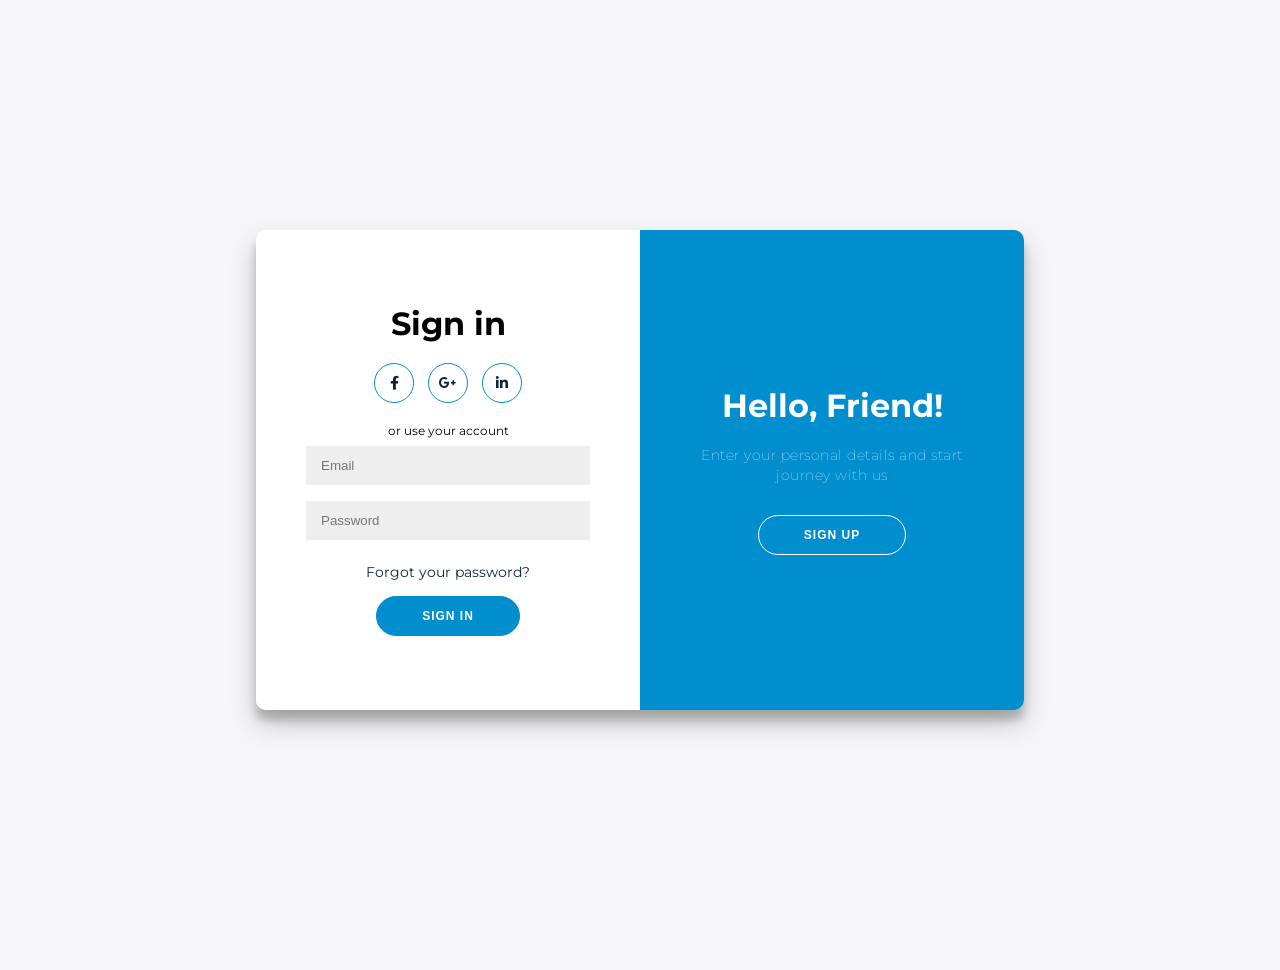
<file: index.html>
<!DOCTYPE html>
<html lang="en">

<head>
    <meta charset="UTF-8">
    <meta http-equiv="X-UA-Compatible" content="IE=edge">
    <meta name="viewport" content="width=device-width, initial-scale=1.0">
    <title>Signin/Signup</title>
    <link rel="stylesheet" href="https://use.fontawesome.com/releases/v5.8.1/css/all.css"
        integrity="sha384-50oBUHEmvpQ+1lW4y57PTFmhCaXp0ML5d60M1M7uH2+nqUivzIebhndOJK28anvf" crossorigin="anonymous">
    <style>
        @import url('https://fonts.googleapis.com/css?family=Montserrat:400,800');

* {
    box-sizing: border-box;
}

body {
    font-family: 'Montserrat', sans-serif;
    background: #f6f5f7;
    display: flex;
    flex-direction: column;
    justify-content: center;
    align-items: center;
    height: 100vh;
    margin: -20px 0 50px;
		margin-top: 20px;
}

h1 {
    font-weight: bold;
    margin: 0;
}

p {
    font-size: 14px;
    font-weight: 100;
    line-height: 20px;
    letter-spacing: .5px;
    margin: 20px 0 30px;
}

span {
    font-size: 12px;
}

a {
    color: #0e263d;
    font-size: 14px;
    text-decoration: none;
    margin: 15px 0;
}

.container {
    background: #fff;
    border-radius: 10px;
    box-shadow: 0 14px 28px rgba(0, 0, 0, .2), 0 10px 10px rgba(0, 0, 0, .2);
    position: relative;
    overflow: hidden;
    width: 768px;
    max-width: 100%;
    min-height: 480px;
}

.form-container form {
    background: #fff;
    display: flex;
    flex-direction: column;
    padding:  0 50px;
    height: 100%;
    justify-content: center;
    align-items: center;
    text-align: center;
}

.social-container {
    margin: 20px 0;
}

.social-container a {
    border: 1px solid #008ecf;
    border-radius: 50%;
    display: inline-flex;
    justify-content: center;
    align-items: center;
    margin: 0 5px;
    height: 40px;
    width: 40px;
}

.form-container input {
    background: #eee;
    border: none;
    padding: 12px 15px;
    margin: 8px 0;
    width: 100%;
}

button {
    border-radius: 20px;
    border: 1px solid #008ecf;
    background: #008ecf;
    color: #fff;
    font-size: 12px;
    font-weight: bold;
    padding: 12px 45px;
    letter-spacing: 1px;
    text-transform: uppercase;
    transition: transform 80ms ease-in;
}

button:active {
    transform: scale(.95);
}

button:focus {
    outline: none;
}

button.ghost {
    background: transparent;
    border-color: #fff;
}

.form-container {
    position: absolute;
    top: 0;
    height: 100%;
    transition: all .6s ease-in-out;
}

.sign-in-container {
    left: 0;
    width: 50%;
    z-index: 2;
}

.sign-up-container {
    left: 0;
    width: 50%;
    z-index: 1;
    opacity: 0;
}

.overlay-container {
    position: absolute;
    top: 0;
    left: 50%;
    width: 50%;
    height: 100%;
    overflow: hidden;
    transition: transform .6s ease-in-out;
    z-index: 100;
}

.overlay {
    background: #ff416c;
    background: linear-gradient(to right, #008ecf, #008ecf) no-repeat 0 0 / cover;
    color: #fff;
    position: relative;
    left: -100%;
    height: 100%;
    width: 200%;
    transform: translateY(0);
    transition: transform .6s ease-in-out;
}

.overlay-panel {
    position: absolute;
    top: 0;
    display: flex;
    flex-direction: column;
    justify-content: center;
    align-items: center;
    padding: 0 40px;
    height: 100%;
    width: 50%;
    text-align: center;
    transform: translateY(0);
    transition: transform .6s ease-in-out;
}

.overlay-right {
    right: 0;
    transform: translateY(0);
}

.overlay-left {
    transform: translateY(-20%);
}

/* Move signin to right */
.container.right-panel-active .sign-in-container {
    transform: translateY(100%);
}

/* Move overlay to left */
.container.right-panel-active .overlay-container {
    transform: translateX(-100%);
}

/* Bring signup over signin */
.container.right-panel-active .sign-up-container {
    transform: translateX(100%);
    opacity: 1;
    z-index: 5;
}

/* Move overlay back to right */
.container.right-panel-active .overlay {
    transform: translateX(50%);
}

/* Bring back the text to center */
.container.right-panel-active .overlay-left {
    transform: translateY(0);
}

/* Same effect for right */
.container.right-panel-active .overlay-right {
    transform: translateY(20%);
}

    </style>
</head>

<body>
    <div class="container" id="container">
        <div class="form-container sign-up-container">
            <form action="#">
                <h1>Create Account</h1>
                <div class="social-container">
                    <a href="#" class="social"><i class="fab fa-facebook-f"></i></a>
                    <a href="#" class="social"><i class="fab fa-google-plus-g"></i></a>
                    <a href="#" class="social"><i class="fab fa-linkedin-in"></i></a>
                </div>
                <span>or use your email for registration</span>
                <input type="text" placeholder="Name" />
                <input type="email" placeholder="Email" />
                <input type="password" placeholder="Password" />
                <button>Sign Up</button>
            </form>
        </div>
        <div class="form-container sign-in-container">
            <form action="#">
                <h1>Sign in</h1>
                <div class="social-container">
                    <a href="#" class="social"><i class="fab fa-facebook-f"></i></a>
                    <a href="#" class="social"><i class="fab fa-google-plus-g"></i></a>
                    <a href="#" class="social"><i class="fab fa-linkedin-in"></i></a>
                </div>
                <span>or use your account</span>
                <input type="email" placeholder="Email" />
                <input type="password" placeholder="Password" />
                <a href="#">Forgot your password?</a>
                <button>Sign In</button>
            </form>
        </div>
        <div class="overlay-container">
            <div class="overlay">
                <div class="overlay-panel overlay-left">
                    <h1>Welcome Back!</h1>
                    <p>To keep connected with us please login with your personal info</p>
                    <button class="ghost" id="signIn">Sign In</button>
                </div>
                <div class="overlay-panel overlay-right">
                    <h1>Hello, Friend!</h1>
                    <p>Enter your personal details and start journey with us</p>
                    <button class="ghost" id="signUp">Sign Up</button>
                </div>
            </div>
        </div>
    </div>
    <script>
        const signUpButton = document.getElementById('signUp');
const signInButton = document.getElementById('signIn');
const container = document.getElementById('container');

signUpButton.addEventListener('click', () =>
container.classList.add('right-panel-active'));

signInButton.addEventListener('click', () =>
container.classList.remove('right-panel-active'));
    </script>
</body>

</html>
</file>
